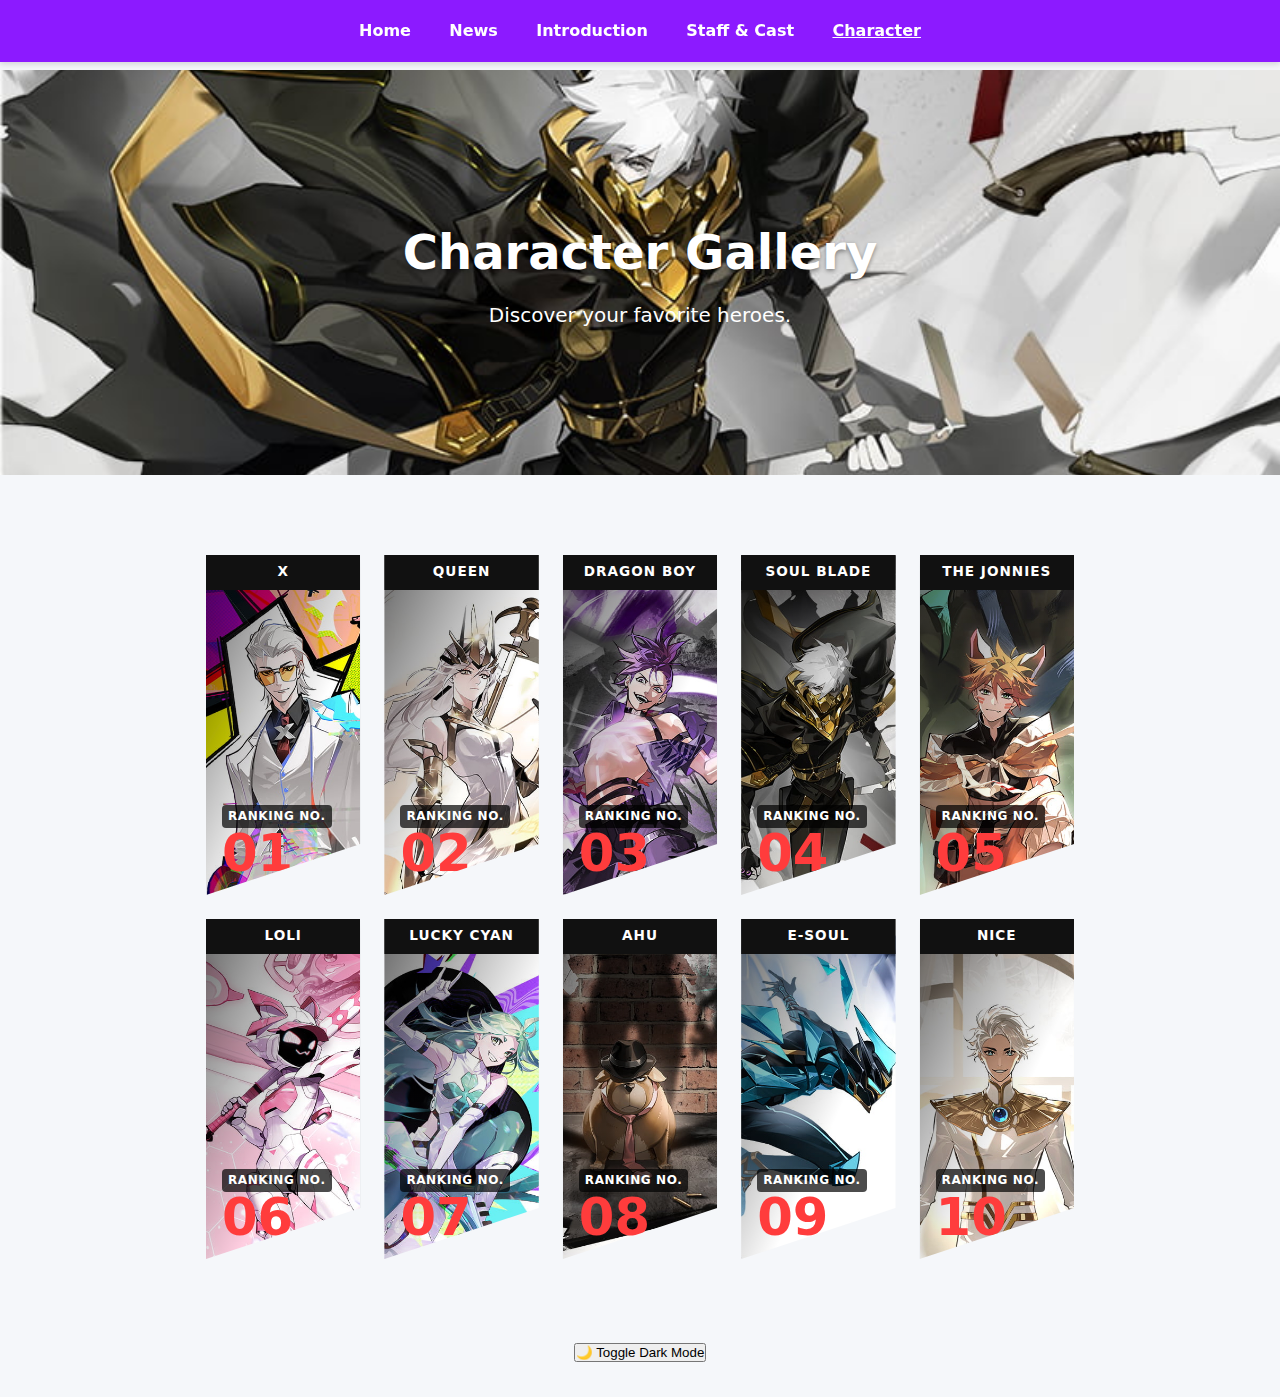
<file: html/character.html>
<!DOCTYPE html>
<html lang="en">
<head>
  <meta charset="UTF-8">
  <title>Character | TBHX-Style Site</title>
  <link rel="stylesheet" href="../../css/style.css">
</head>
<body class="char-page">

  <!-- NAVBAR -->
  <nav>
    <ul>
      <li><a href="index.html">Home</a></li>
      <li><a href="news.html">News</a></li>
      <li><a href="introduction.html">Introduction</a></li>
      <li><a href="staff.html">Staff & Cast</a></li>
      <li><a href="character.html" class="active">Character</a></li>
    </ul>
  </nav>

  <!-- HERO -->
  <header class="hero">
    <h1>Character Gallery</h1>
    <p>Discover your favorite heroes.</p>
  </header>

  <!-- CONTENT -->
  <section class="section character-rankings">
  <div class="hero-grid">
    
    <div class="hero-card" style="background-image:url('../../image/chara_thumb1.jpg')">
      <div class="overlay"></div>
      <div class="rank-label">RANKING No.</div>
      <div class="rank">01</div>
      <div class="hero-name">X</div>
    </div>

    <div class="hero-card" style="background-image:url('../../image/chara_thumb2.jpg')">
      <div class="overlay"></div>
      <div class="rank-label">RANKING No.</div>
      <div class="rank">02</div>
      <div class="hero-name">Queen</div>
    </div>

    <div class="hero-card" style="background-image:url('../../image/chara_thumb3.jpg')">
      <div class="overlay"></div>
      <div class="rank-label">RANKING No.</div>
      <div class="rank">03</div>
      <div class="hero-name">Dragon Boy</div>
    </div>

    <div class="hero-card" style="background-image:url('../../image/chara_thumb4.jpg')">
      <div class="overlay"></div>
      <div class="rank-label">RANKING No.</div>
      <div class="rank">04</div>
      <div class="hero-name">Soul Blade</div>
    </div>

    <div class="hero-card" style="background-image:url('../../image/chara_thumb5.jpg')">
      <div class="overlay"></div>
      <div class="rank-label">RANKING No.</div>
      <div class="rank">05</div>
      <div class="hero-name">The Jonnies</div>
    </div>

    <div class="hero-card" style="background-image:url('../../image/chara_thumb6.jpg')">
      <div class="overlay"></div>
      <div class="rank-label">RANKING No.</div>
      <div class="rank">06</div>
      <div class="hero-name">Loli</div>
    </div>
    
    <div class="hero-card" style="background-image:url('../../image/chara_thumb7.jpg')">
      <div class="overlay"></div>
      <div class="rank-label">RANKING No.</div>
      <div class="rank">07</div>
      <div class="hero-name">Lucky Cyan</div>
    </div>

    <div class="hero-card" style="background-image:url('../../image/chara_thumb8.jpg')">
      <div class="overlay"></div>
      <div class="rank-label">RANKING No.</div>
      <div class="rank">08</div>
      <div class="hero-name">Ahu</div>
    </div>

    <div class="hero-card" style="background-image:url('../../image/chara_thumb9.jpg')">
      <div class="overlay"></div>
      <div class="rank-label">RANKING No.</div>
      <div class="rank">09</div>
      <div class="hero-name">E-Soul</div>
    </div>

    <div class="hero-card" style="background-image:url('../../image/chara_thumb10.jpg')">
      <div class="overlay"></div>
      <div class="rank-label">RANKING No.</div>
      <div class="rank">10</div>
      <div class="hero-name">Nice</div>
    </div>

  </div>
</section>

  <!-- DARK-MODE BUTTON + JS -->
  <div style="text-align:center;margin:2rem 0;">
    <button id="modeToggle">🌙 Toggle Dark Mode</button>
  </div>
  <script src="../../js/script.js"></script>
</body>
</html>
</file>
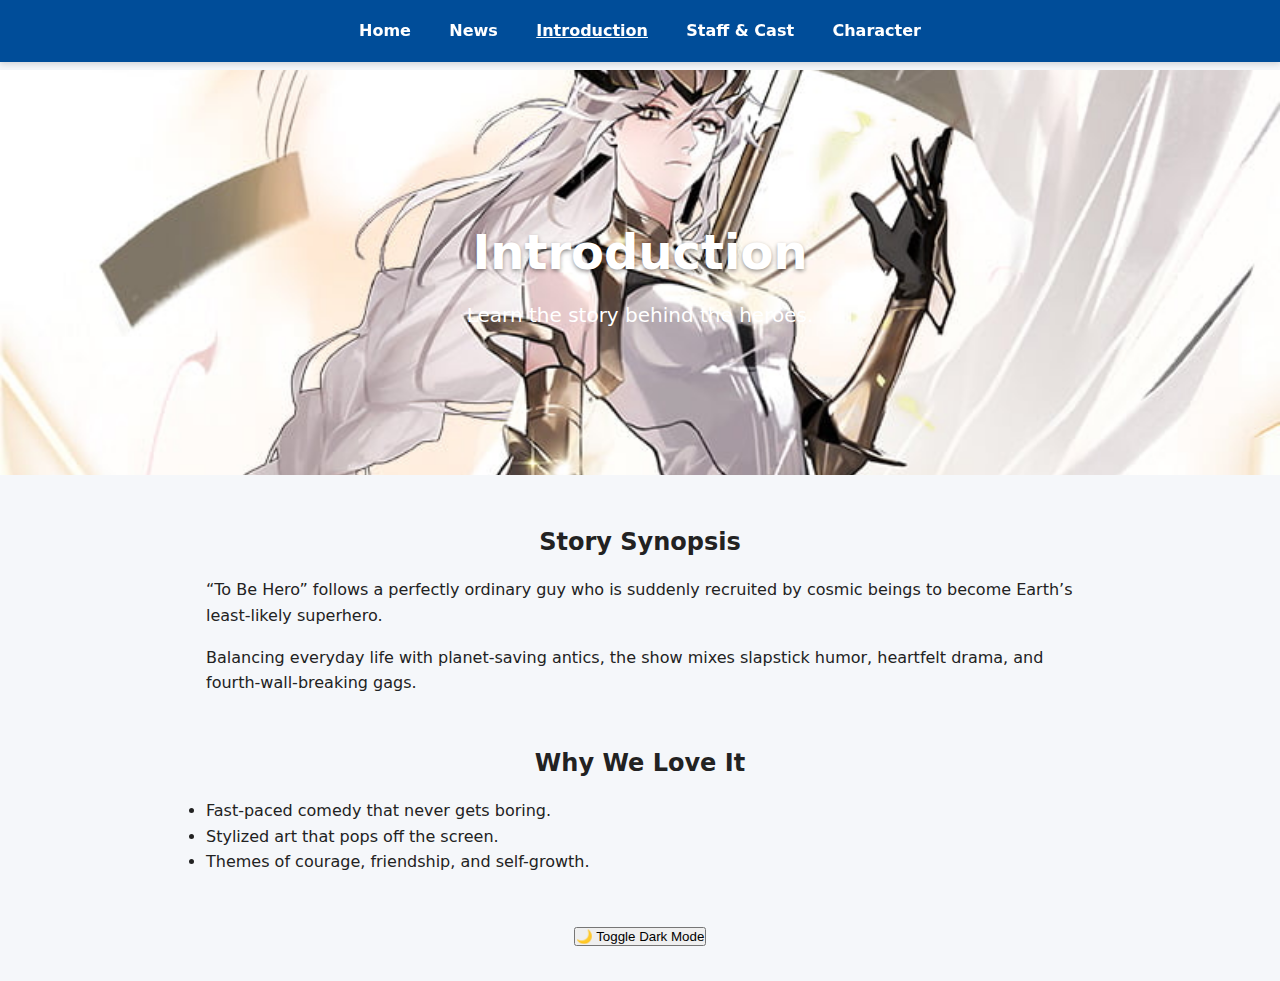
<file: html/introduction.html>
<!DOCTYPE html>
<html lang="en">
<head>
  <meta charset="UTF-8">
  <title>Introduction | TBHX-Style Site</title>
  <link rel="stylesheet" href="../../css/style.css">
</head>
<body class="intro-page">

  <!-- NAVBAR -->
  <nav>
    <ul>
      <li><a href="index.html">Home</a></li>
      <li><a href="news.html">News</a></li>
      <li><a href="introduction.html" class="active">Introduction</a></li>
      <li><a href="staff.html">Staff & Cast</a></li>
      <li><a href="character.html">Character</a></li>
    </ul>
  </nav>

  <!-- HERO -->
  <header class="hero">
    <h1>Introduction</h1>
    <p>Learn the story behind the heroes.</p>
  </header>

  <!-- CONTENT -->
  <section class="section">
    <h2>Story Synopsis</h2>
    <p>“To Be Hero” follows a perfectly ordinary guy who is suddenly recruited by cosmic beings to become Earth’s least-likely superhero.</p>
    <p>Balancing everyday life with planet-saving antics, the show mixes slapstick humor, heartfelt drama, and fourth-wall-breaking gags.</p>
  </section>

  <section class="section">
    <h2>Why We Love It</h2>
    <ul>
      <li>Fast-paced comedy that never gets boring.</li>
      <li>Stylized art that pops off the screen.</li>
      <li>Themes of courage, friendship, and self-growth.</li>
    </ul>
  </section>

  <!-- DARK-MODE BUTTON + JS -->
  <div style="text-align:center;margin:2rem 0;">
    <button id="modeToggle">🌙 Toggle Dark Mode</button>
  </div>
  <script src="../../js/script.js"></script>
</body>
</html>
</file>
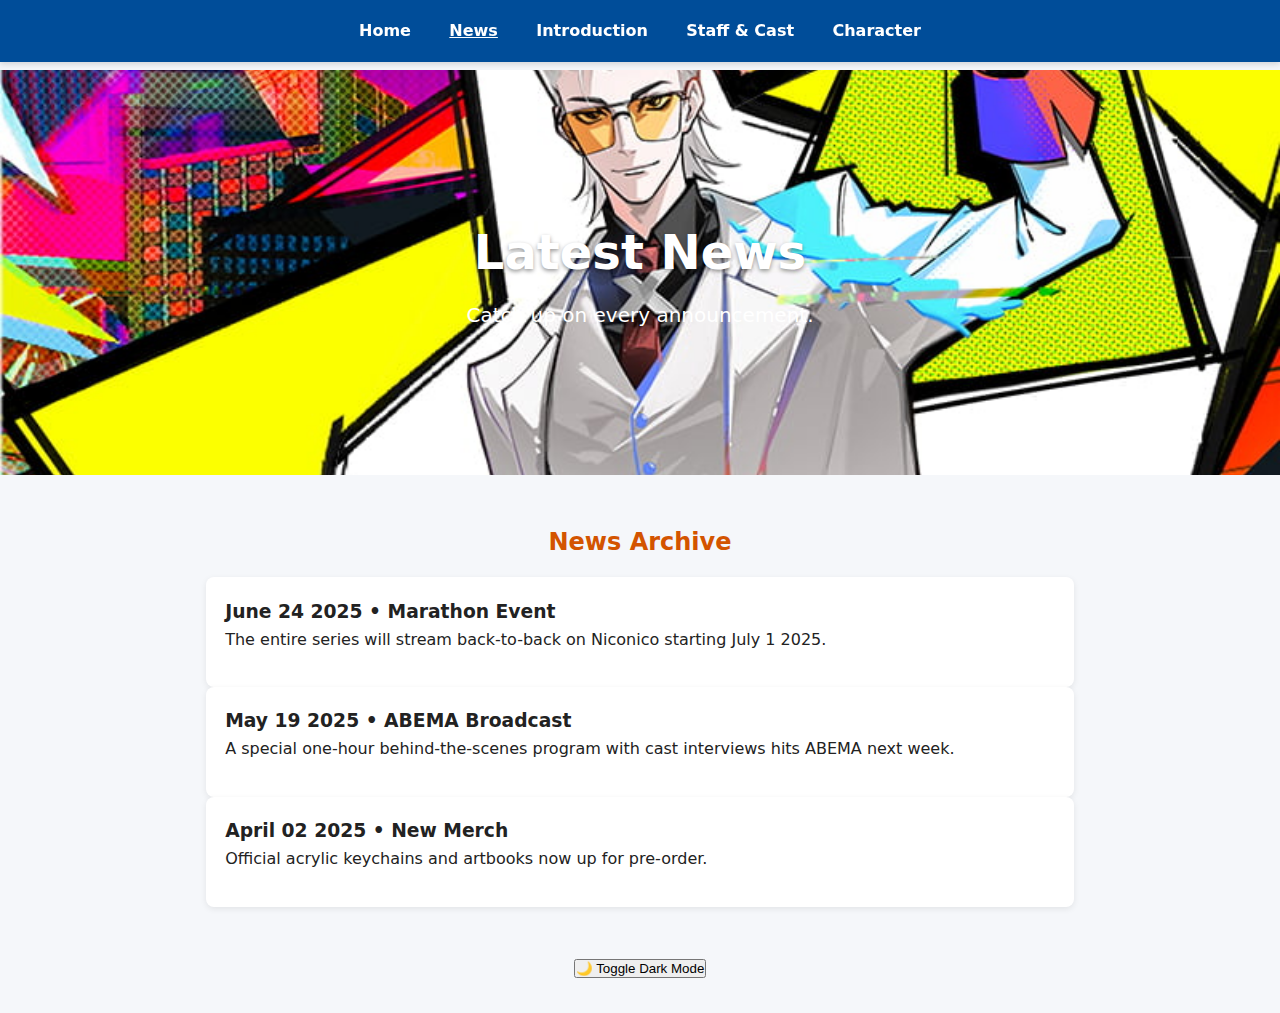
<file: html/news.html>
<!DOCTYPE html>
<html lang="en">
<head>
  <meta charset="UTF-8">
  <title>News | TBHX-Style Site</title>
  <link rel="stylesheet" href="../../css/style.css">
</head>
<body class="news-page">

  <!-- NAVBAR (make 'News' active) -->
  <nav>
    <ul>
      <li><a href="index.html">Home</a></li>
      <li><a href="news.html" class="active">News</a></li>
      <li><a href="introduction.html">Introduction</a></li>
      <li><a href="staff.html">Staff & Cast</a></li>
      <li><a href="character.html">Character</a></li>
    </ul>
  </nav>

  <!-- HERO -->
  <header class="hero">
    <h1>Latest News</h1>
    <p>Catch up on every announcement.</p>
  </header>

  <!-- CONTENT -->
  <section class="section">
    <h2>News Archive</h2>

    <article class="card">
      <h3>June 24 2025 • Marathon Event</h3>
      <p>The entire series will stream back-to-back on Niconico starting July 1 2025.</p>
    </article>

    <article class="card">
      <h3>May 19 2025 • ABEMA Broadcast</h3>
      <p>A special one-hour behind-the-scenes program with cast interviews hits ABEMA next week.</p>
    </article>

    <article class="card">
      <h3>April 02 2025 • New Merch</h3>
      <p>Official acrylic keychains and artbooks now up for pre-order.</p>
    </article>
  </section>

  <!-- DARK-MODE BUTTON + JS -->
  <div style="text-align:center;margin:2rem 0;">
    <button id="modeToggle">🌙 Toggle Dark Mode</button>
  </div>
  <script src="../../js/script.js"></script>
</body>
</html>
</file>
<file: css/style.css>
* { margin:0; padding:0; box-sizing:border-box; }
body {
  font-family:system-ui,sans-serif;
  background:#f5f7fa;
  color:#222;
  line-height:1.6;
  padding-top:70px;                
  transition:background .3s,color .3s;
}
body.dark { background:#0e1117; color:#f1f1f1; }

nav {
  position:fixed; top:0; left:0; width:100%;
  background:#004d99;
  box-shadow:0 2px 6px rgba(0,0,0,.15);
  z-index:999;
}
nav ul { 
  display:flex; 
  justify-content:center; 
  list-style:none;
}
nav li { 
  margin:0 1.2rem; 
}

nav a {
  color:#fff; text-decoration:none; 
  font-weight:600;
  padding:18px 0; display:block;
  transition:opacity .25s;
}
nav a:hover { 
  opacity:.7; 
}

nav a.active { 
  text-decoration:underline; 
}

body.dark nav { 
  background:#1f6feb; 
}

.hero {
  background:url("../img/hero.jpg") center/cover no-repeat;
  min-height:45vh;
  display:flex; flex-direction:column; 
  justify-content:center; 
  align-items:center;
  text-align:center; color:#fff;
}
.hero h1 { 
  font-size:3rem; 
  text-shadow:0 2px 4px rgba(0,0,0,.4); 
}

.hero p  { 
  margin-top:.5rem; 
  font-size:1.25rem; 
}

.section { 
  max-width:900px; 
  margin:3rem auto; 
  padding:0 1rem;
  /* background-color: red;  */
}
.section h2 { 
  margin-bottom:1rem; 
  text-align:center; 
}
.section p  { 
  margin-bottom:1rem; 
}

.character-grid {
  display:grid; 
  gap:1.5rem;
  grid-template-columns:repeat(auto-fit,minmax(240px,1fr));
  cursor: pointer;
}

.character-grid img{ 
  width:100%;
  height: 100%;
  object-fit: cover;
}

.cards {
  display:grid; gap:1.5rem;
  grid-template-columns:repeat(auto-fit,minmax(240px,1fr));
}
.card {
  background:#fff; 
  border-radius:8px; 
  padding:1.2rem;
  box-shadow:0 2px 6px rgba(0,0,0,.08); 
  transition:transform .2s;
}
.card:hover { 
  transform:translateY(-4px); 
}
body.dark .card { 
  background:#161b22; 
}

footer { 
  text-align:center; 
  padding:2rem 0; 
  font-size:.875rem; 
}

/* Character */
.character-rankings {
  padding: 2rem 1rem;
}

.hero-grid {
  display: grid;
  grid-template-columns: repeat(5, 1fr);
  gap: 1.5rem;
}

.hero-card {
  position: relative;
  height: 340px;
  background-size: cover;
  background-position: center;
  clip-path: polygon(0 0, 100% 0, 100% 85%, 0 100%);
  box-shadow: 0 6px 12px rgba(0,0,0,0.15);
  overflow: hidden;
  transition: transform 0.3s ease;
}

.hero-card .overlay {
  position: absolute;
  top: 0;
  left: 0;
  width: 100%;
  height: 100%;
  background: linear-gradient(to bottom right, rgba(0,0,0,0.6), transparent 60%);
  z-index: 0;
}

.hero-card .rank,
.hero-card .rank-label,
.hero-card .hero-name {
  z-index: 1;
  position: relative;
}

.hero-card:hover {
  transform: scale(1.03);
}

.hero-card .rank {
  position: absolute;
  bottom: 1rem;
  left: 1rem;
  font-size: 3.2rem;
  font-weight: 900;
  color: #ff3c3c;
  line-height: 1;
}
/* Character ranking*/
.hero-card .rank-label {
  position: absolute;
  bottom: 4.2rem;
  left: 1rem;
  font-size: 0.75rem;
  font-weight: bold;
  background: rgba(0, 0, 0, 0.7);
  padding: 2px 6px;
  color: #fff;
  text-transform: uppercase;
  letter-spacing: 0.05em;
  border-radius: 4px;
}

.hero-card .hero-name {
  position: absolute;
  top: 0;
  left: 0;
  width: 100%;
  padding: 0.4rem;
  background: #111;
  color: white;
  font-size: 0.85rem;
  font-weight: bold;
  text-align: center;
  text-transform: uppercase;
  letter-spacing: 1px;
}

@media (max-width: 768px) {
  .hero-grid {
    grid-template-columns: repeat(2, 1fr);
  }
}

@media (max-width: 480px) {
  .hero-grid {
    grid-template-columns: 1fr;
  }
}

/* ─── Page-specific tweaks ───────────────── */

.news-page  .hero { 
  background-image:url("../../image/chara_thumb1.jpg"); 
}
.intro-page .hero { 
  background-image:url("../../image/chara_thumb2.jpg"); 
}
.staff-page .hero { 
  background-image:url("../../image/chara_thumb3.jpg"); 
}
.char-page .hero { 
  background-image:url("../../image/chara_thumb4.jpg"); 
}

.char-page nav { 
  background:#8c1aff; 
}
body.dark.char-page nav { 
  background:#b673ff; 
}

.staff-page { 
  background:#fff9ec; 
}
body.dark.staff-page { 
  background:#2b2518; 
}

.news-page h2 { 
  color:#d35400; 
}
</file>
